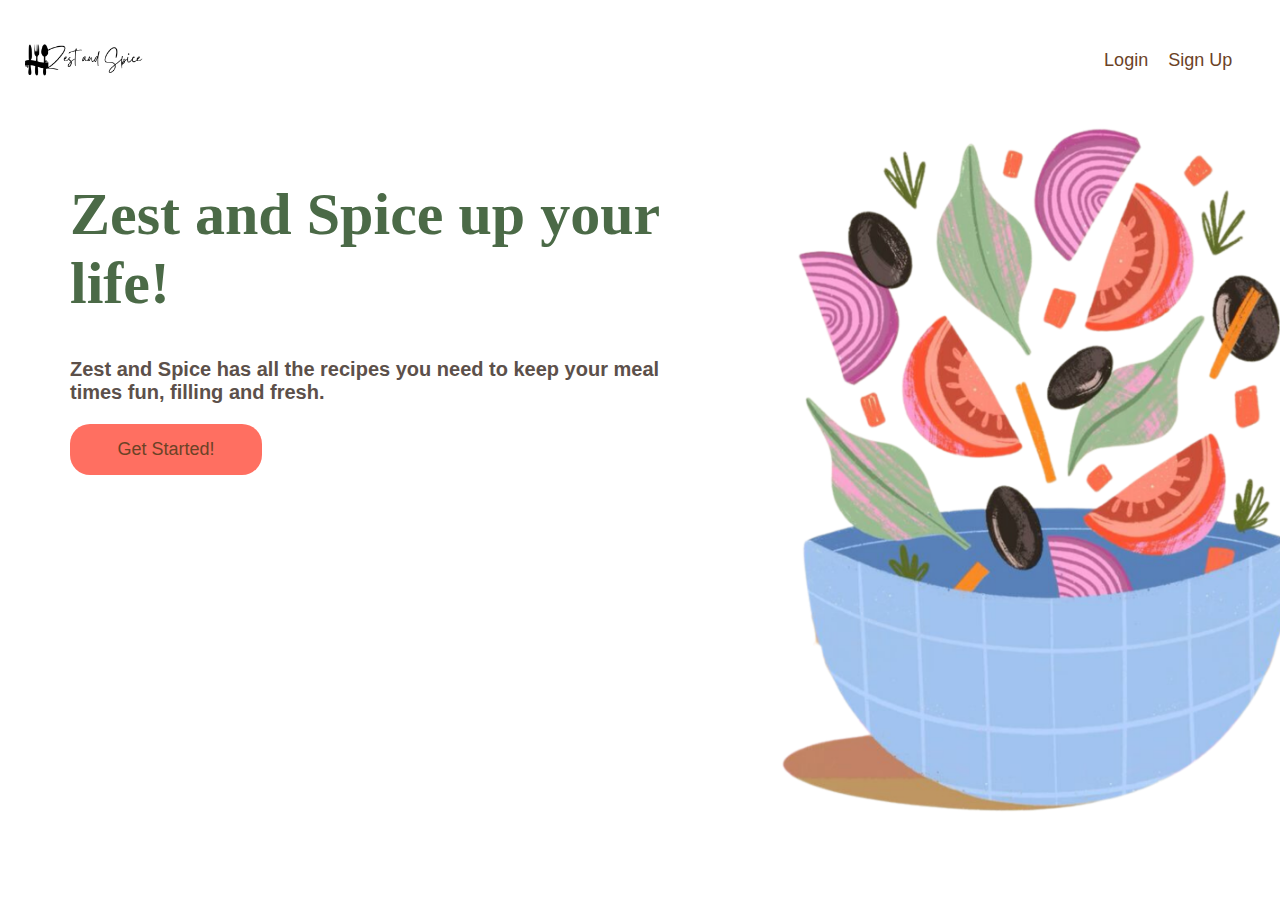
<file: index.html>
<!DOCTYPE html>
<html lang="en">
<head>
    <meta charset="UTF-8">
    <meta name="viewport" content="width=device-width, initial-scale=1.0">
    <title>Landing Page</title>
    <link rel="stylesheet" href="index.css">
</head>

<body>
    <div class="header">
        <img src="zestandspiceblack.png" alt="Recipe website Logo" class="logo">

        <div class="auth-links">
            <a href="login.html" class="link">Login</a>
            <a href="signup.html" class="link">Sign Up</a>
        </div>

        
    </div>

    <div class="content">
        <div class="pageheader">
            <h1>Zest and Spice up your life!</h1>
            <h3>Zest and Spice has all the recipes you need to keep your meal times fun, filling and fresh. </h3>
            <a href="recipe_feed.html">
                <button type="button" class="button">Get Started!</button>
            </a>            
        </div>
    </div>
</body>
</html>
</file>
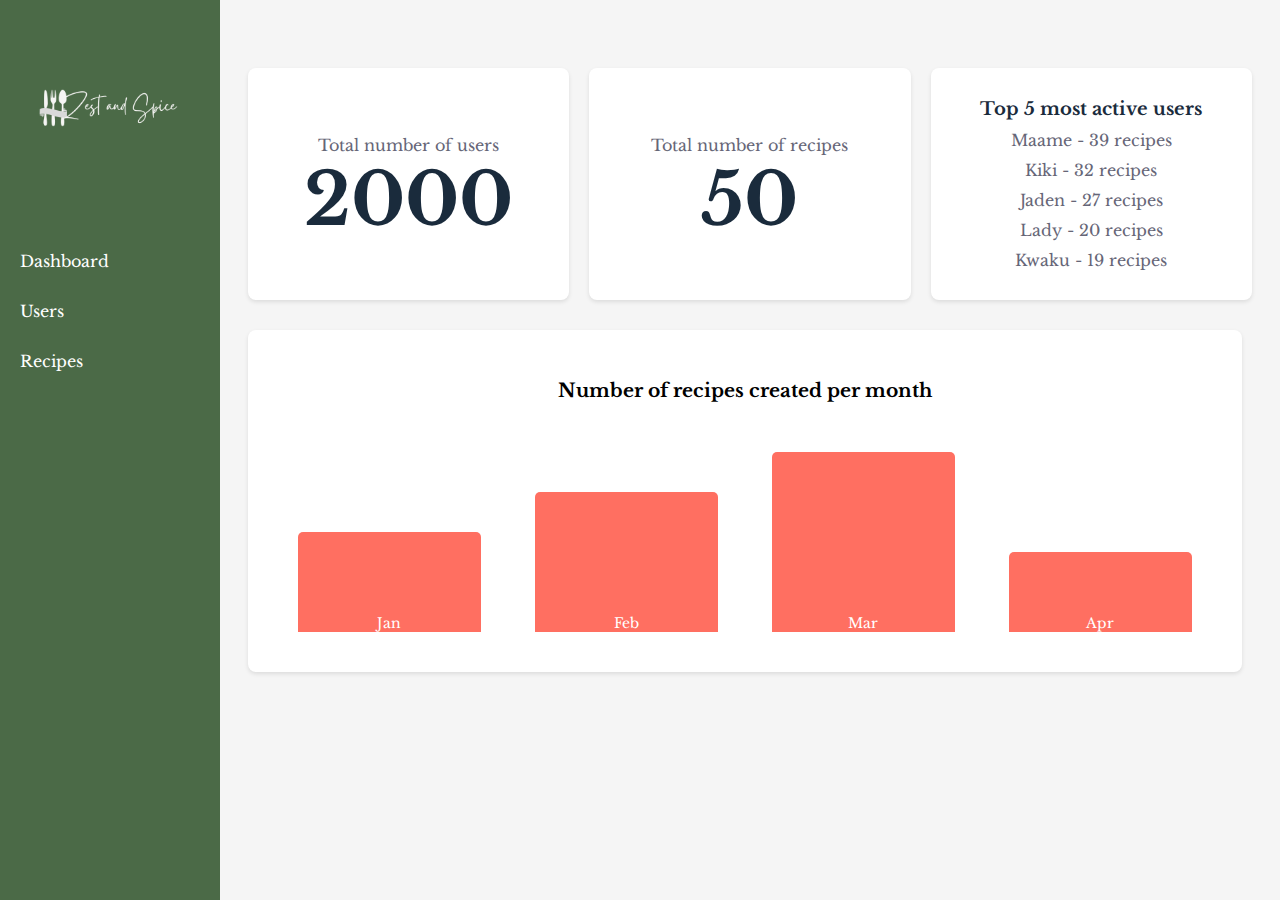
<file: dashboard.html>
<!DOCTYPE html>
<html>
<head>
    <meta charset = "UTF-8" />
    <title> Admin Dashboard </title>
    <link rel = "stylesheet" href = "dashboard.css">
</head>
<body>
    <div class = "container">
        <div class = "sidebar">
            <header>
                <img src = "zestandspicewhite.png" alt = "logo" class = "logo">
            </header>
            <ul>
                <li><a href = "dashboard.html"> Dashboard </a></li>
                <li><a href = "user.html"> Users </a></li>
                <li><a href = "recipe.html"> Recipes </a></li>
            </ul>
        </div>

        <div class = "main">
            <div class = "box">
                <div class = "sub-box">
                    <h3> Total number of users </h3>
                    <h2> 2000 </h2>
                </div>
                <div class = "sub-box">
                    <h3> Total number of recipes </h3>
                    <h2> 50 </h2>
                </div>

                <div class = "user-box">
                    <h3> Top 5 most active users </h3>
                    <p> Maame - 39 recipes </p>
                    <p> Kiki - 32 recipes </p>
                    <p> Jaden - 27 recipes </p>
                    <p> Lady - 20 recipes </p>
                    <p> Kwaku - 19 recipes </p>
                </div>
            </div>

            <div class = "chart-box">
                <h3 class = "chart-title"> Number of recipes created per month </h3>
                <div class = "chart">
                    <div class = "bar" style = "height: 50%;"> Jan </div>
                    <div class = "bar" style = "height: 70%;"> Feb </div>
                    <div class = "bar" style = "height: 90%;"> Mar </div>
                    <div class = "bar" style = "height: 40%;"> Apr </div>
                </div>
            </div>

        </div>
    </div>
</body>
</html>
</file>
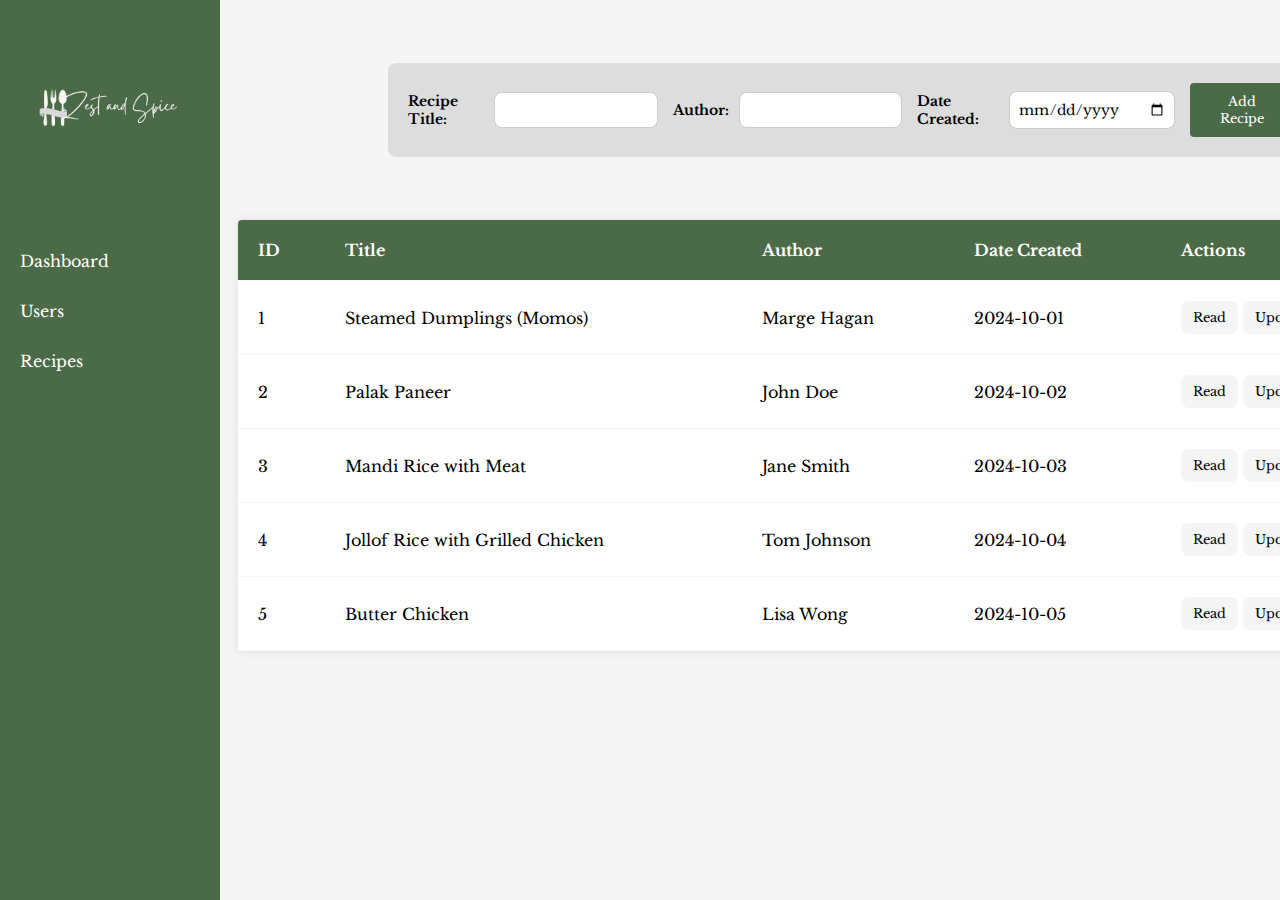
<file: recipe.html>
<!DOCTYPE html>
<html>
<head>
    <meta charset = "UTF-8" />
    <title> Recipe Management </title>
    <link rel = "stylesheet" href = "user.css">
</head>
<body> 

    <div class = "container">
        <div class = "sidebar">

            <header>
                <img src = "zestandspicewhite.png" alt = "logo" class = "logo">
            </header>

            <ul>
                <li><a href = "dashboard.html"> Dashboard </a></li>
                <li><a href = "user.html"> Users </a></li>
                <li><a href = "recipe.html"> Recipes </a></li>
            </ul>
        </div>

        <div class="form-container">
            <form id="recipe-form">
                <label for = "title"> Recipe Title: </label>
                <input type = "text" id = "title" required>
                
                <label for = "author"> Author: </label>
                <input type = "text" id = "author" required>
                
                <label for = "date"> Date Created: </label>
                <input type = "date" id = "date" required>
                
                <button type = "submit"> Add Recipe </button>
            </form>
        </div>
        
    
        <table style = "width: 100%"> 
            <thead>
                <tr class = "table-header">
                    <th> ID </th>
                    <th> Title </th>
                    <th> Author </th>
                    <th> Date Created </th>
                    <th> Actions </th>
                </tr>
            </thead>
            
            <tbody class = "recipe-info">
                <tr>
                    <td> 1 </td>
                    <td> Steamed Dumplings (Momos) </td>
                    <td> Marge Hagan </td>
                    <td> 2024-10-01 </td>
                    <td> 
                        <button> Read </button>
                        <button> Update </button>
                        <button> Delete </button>
                    </td>
                </tr>
                <tr>
                    <td> 2 </td>
                    <td> Palak Paneer </td>
                    <td> John Doe </td>
                    <td> 2024-10-02 </td>
                    <td> 
                        <button> Read </button>
                        <button> Update </button>
                        <button> Delete </button>
                    </td>
                </tr>
                <tr>
                    <td> 3 </td>
                    <td> Mandi Rice with Meat </td>
                    <td> Jane Smith </td>
                    <td> 2024-10-03 </td>
                    <td> 
                        <button> Read </button>
                        <button> Update </button>
                        <button> Delete </button>
                    </td>
                </tr>
                <tr>
                    <td> 4 </td>
                    <td> Jollof Rice with Grilled Chicken </td>
                    <td> Tom Johnson </td>
                    <td> 2024-10-04 </td>
                    <td> 
                        <button> Read </button>
                        <button> Update </button>
                        <button> Delete </button>
                    </td>
                </tr>
                <tr>
                    <td> 5 </td>
                    <td> Butter Chicken </td>
                    <td> Lisa Wong </td>
                    <td> 2024-10-05 </td>
                    <td> 
                        <button> Read </button>
                        <button> Update </button>
                        <button> Delete </button>
                    </td>
                </tr>
            </tbody>
            
         </table>
    </div>
</body>
</html>
</file>
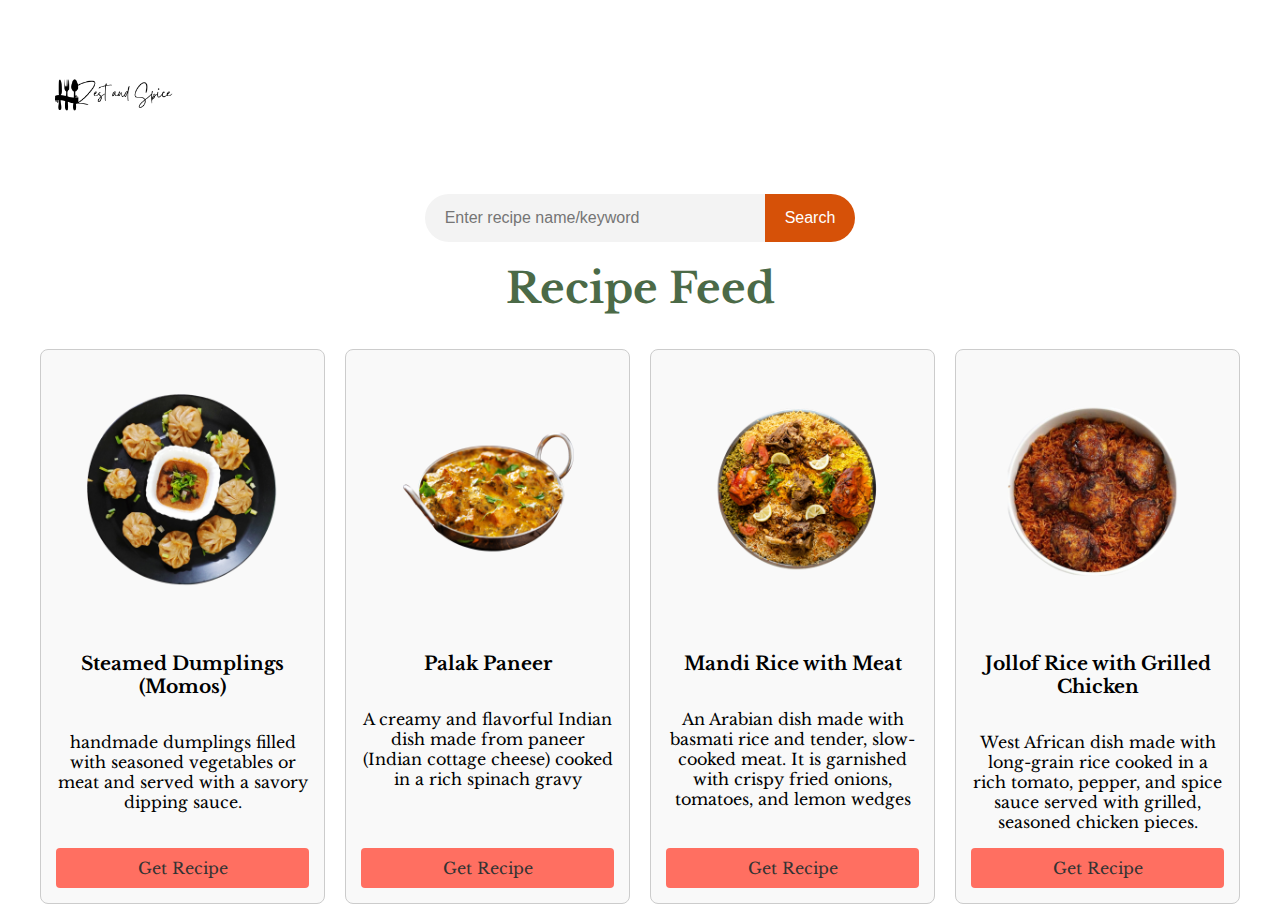
<file: recipe_feed.html>
<!DOCTYPE html>
<html lang="en">
<head>
    <meta charset="UTF-8">
    <meta name="viewport" content="width=device-width, initial-scale=1.0">
    <title>Recipe Page</title>
    <link rel="stylesheet" href="recipe_feed.css">
</head>
<body>

        <img src="zestandspiceblack.png" alt="Recipe website Logo" class="logo">
        
        <div class="search-bar">
            <input type="text" class="input" placeholder="Enter recipe name/keyword" id="name/keyword">
            <button type="submit" class="submit-button">Search</button>
        </div>
    
        <h2 class="recipe-header">Recipe Feed</h2>
    

        <div class="recipe-search-box">
            <div class="recipe-feed">
                <img src="food1.png" alt="Recipe 1">
                <h3>Steamed Dumplings (Momos)</h3>
                <p>handmade dumplings filled with seasoned vegetables or meat and served with a savory dipping sauce. </p>
                <a href="#" class="recipe-button">Get Recipe</a>
            </div>
    
            <div class="recipe-feed">
                <img src="food2.png" alt="Recipe 2">
                <h3>Palak Paneer</h3>
                <p>A creamy and flavorful Indian dish made from paneer (Indian cottage cheese) cooked in a rich spinach gravy</p>
                <a href="#" class="recipe-button">Get Recipe</a>
            </div>
    
            <div class="recipe-feed">
                <img src="food3.png" alt="Recipe 3">
                <h3>Mandi Rice with Meat</h3>
                <p>An Arabian dish made with basmati rice and tender, slow-cooked meat. It is garnished with crispy fried onions, tomatoes, and lemon wedges</p>
                <a href="#" class="recipe-button">Get Recipe</a>
            </div>

            <div class="recipe-feed">
                <img src="food4.png" alt="Recipe 3">
                <h3>Jollof Rice with Grilled Chicken</h3>
                <p>West African dish made with long-grain rice cooked in a rich tomato, pepper, and spice sauce served with grilled, seasoned chicken pieces.  </p>
                <a href="#" class="recipe-button">Get Recipe</a>
            </div>
        </div>
    

</body>
</html>
</file>
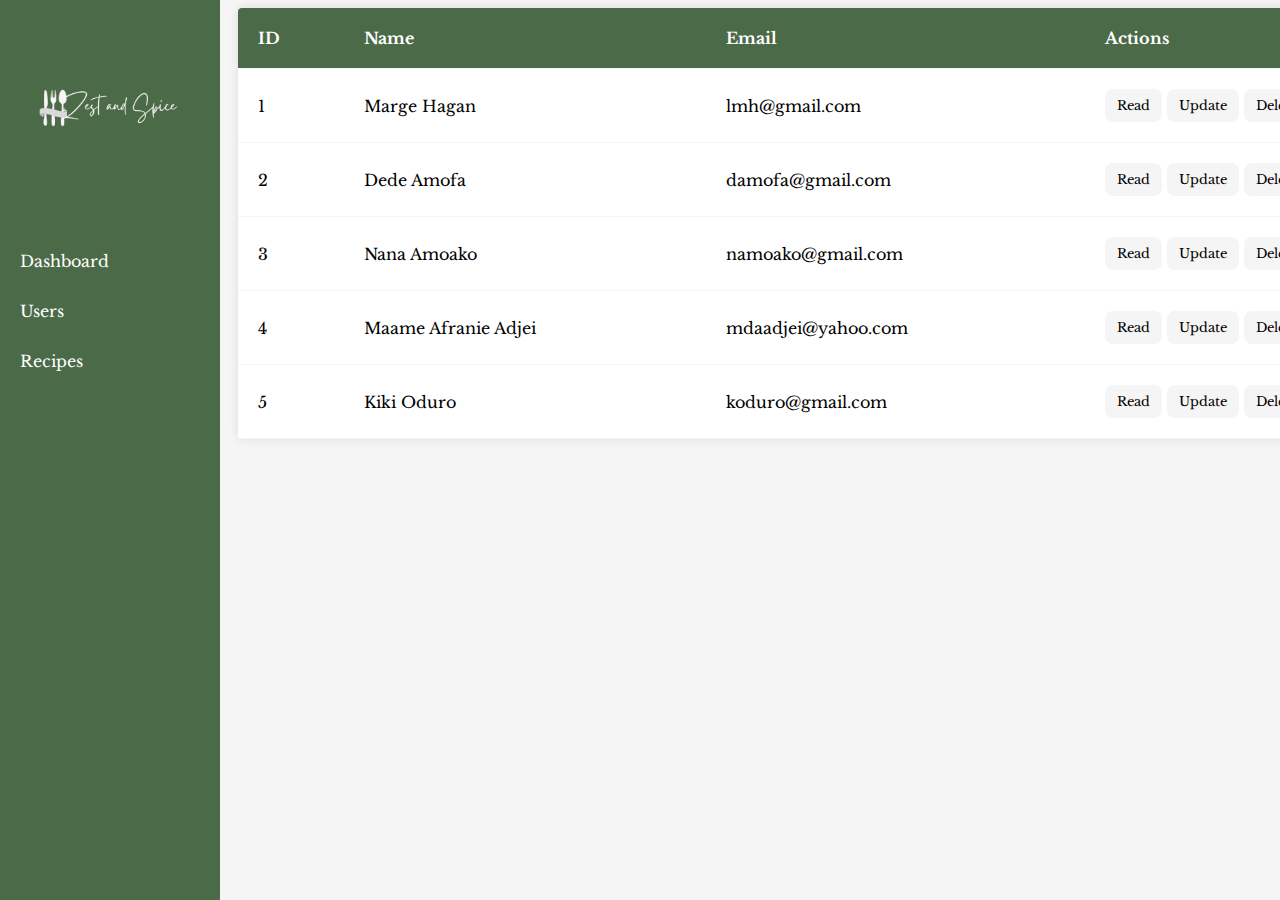
<file: user.html>
<!DOCTYPE html>
<html>
<head>
    <meta charset = "UTF-8" />
    <title> User Management </title>
    <link rel = "stylesheet" href = "user.css">
</head>
<body> 

    <div class="container">
        

        <div class = "sidebar">
            <header>
                <img src = "zestandspicewhite.png" alt = "logo" class = "logo">
            </header>
            <ul>
                <li><a href = "dashboard.html"> Dashboard </a></li>
                <li><a href = "user.html"> Users </a></li>
                <li><a href = "recipe.html"> Recipes </a></li>
            </ul>
        </div>
    
        <table style = "width: 100%"> 
            <thead>
                <tr class = "table-header">
                    <th> ID </th>
                    <th> Name </th>
                    <th> Email </th>
                    <th> Actions </th>
                </tr>
            </thead>
            
            <tbody class = "user-info">
                <tr>
                    <td> 1 </td>
                    <td> Marge Hagan </td>
                    <td> lmh@gmail.com </td>
                    <td> 
                        <button> Read </button>
                        <button> Update </button>
                        <button> Delete </button>
                    </td>
                </tr>
                <tr>
                    <td> 2 </td>
                    <td> Dede Amofa </td>
                    <td> damofa@gmail.com </td>
                    <td> 
                        <button> Read </button>
                        <button> Update </button>
                        <button> Delete </button>
                    </td>
                </tr>
                <tr>
                    <td> 3 </td>
                    <td> Nana Amoako </td>
                    <td> namoako@gmail.com </td>
                    <td> 
                        <button> Read </button>
                        <button> Update </button>
                        <button> Delete </button>
                    </td>
                </tr>
                <tr>
                    <td> 4 </td>
                    <td> Maame Afranie Adjei </td>
                    <td> mdaadjei@yahoo.com </td>
                    <td> 
                        <button> Read </button>
                        <button> Update </button>
                        <button> Delete </button>
                    </td>
                </tr>
                <tr>
                    <td> 5 </td>
                    <td> Kiki Oduro </td>
                    <td> koduro@gmail.com </td>
                    <td> 
                        <button> Read </button>
                        <button> Update </button>
                        <button> Delete </button>
                    </td>
                </tr>
            </tbody>
            
         </table>
    </div>
</body>
</html>
</file>
<file: index.css>
@import url('https://fonts.googleapis.com/css2?family=Libre+Baskerville:ital,wght@0,400;0,700;1,400&display=swap');
** {
    box-sizing: border-box;
}

body {
    margin: 0;
    padding: 0;
    background-size: cover; /* Ensure the image fits within the container */
    background-image: url("background.png");
    background-repeat: no-repeat; 
    background-color: white;
    height: 100vh;
    width: 100vw; 
}

.header {
    display: flex;
    justify-content: space-between;
    align-items: center; /* Ensures logo and links are vertically aligned */
    padding: 10px;
    font-family: "Libre Baskerville", sans-serif; 
    text-align: left;
    height: 100px; /* Add height to help with alignment */
}

.logo {
    width: 150px;
    height: auto;
}

.auth-links {
    display: flex;
    gap: 20px;
    font-family: 'Montserrat', sans-serif;
    font-size: 18px;
    padding-right: 3%;
    align-items: center; /* Ensures the login/signup links align vertically */
}

.link {
    text-decoration: none;
    color: #6B4226; 
}

.content {
    display: flex;
    flex-direction: column;
    align-items: flex-start; 
    padding: 20px;
    text-align: left; 
    width: 50%; 
    margin-left: 50px; 
}

h1 {
    font-size: 60px;
    font-style: bold;
    color: #4B6A47;
}

h3 {
    margin-left: 0;
    font-family: 'Montserrat', sans-serif; 
    padding-left: 0;
    font-size: 20px;
    color: #5C504A;
}

.button {
    width: 30%; 
    padding: 15px;
    background-color:#FF6F61;
    color: #6B4226; 
    border: none;
    border-radius: 20px;
    font-size: 18px;
}

.button:hover {
    background-color: #CC7A00; 
}
</file>
<file: dashboard.css>
@import url('https://fonts.googleapis.com/css2?family=Libre+Baskerville:ital,wght@0,400;0,700;1,400&display=swap');
@import url('https://fonts.googleapis.com/css2?family=Montserrat:ital,wght@0,100..900;1,100..900&display=swap');

*{
    font-family: "Libre Baskerville", sans-serif;
}
body{
    background: whitesmoke;
}

.sidebar {
    position: fixed;
    left: 0;
    top: 0;
    width: 220px; 
    height: 100%;
    background-color: #4B6A47; 
    color: whitesmoke;
    padding: 20px 0;
}

.sidebar header {
    text-align: center;
    padding-bottom: 20px;
}

.logo {
    width: 80%;
    height: auto;
}

.sidebar ul {
    list-style-type: none;
    padding: 0;
}

.sidebar ul li {
    padding: 15px 20px; 
    transition: .5s;
}

.sidebar ul li a {
    color: white;
    text-decoration: none;
    font-size: 16px;
}

ul li:hover a {
    padding-left : 10px; 
}

.main {
    margin-left: 220px; 
    padding: 20px;
    background-color: whitesmoke;
}

.box {
    display: flex;
    justify-content: space-between;
    gap: 20px;
    flex-wrap: nowrap; 
    padding-top: 20px;
    margin-bottom: 20px;
}

.sub-box {
    background-color: white;
    border-radius: 8px;
    padding: 30px;
    width: 28%;
    box-shadow: 0 2px 4px rgba(0,0,0,0.1);
    text-align: center;
    margin-top: 20px;
    display: flex; 
    flex-direction: column; 
    justify-content: center; 
    align-items: center; 
}

.user-box {
    background-color: white;
    border-radius: 8px;
    padding: 30px;
    width: 28%; 
    box-shadow: 0 2px 4px rgba(0,0,0,0.1);
    text-align: center;
    margin-top: 20px;
}
.sub-box h2 {
    font-size: 72px; 
    margin: 0;
    text-align: center;
    color: #1a2b3c;
}

.user-box h3 {
    font-size: 18px;
    margin: 0;
    color: #1a2b3c;
}

.sub-box h3, .user-box p {
    margin: 10px 0 0;
    color: #667;
    font-weight: normal;
    font-size: 16px;
}

.chart-box {
    margin-top: 30px;
    background-color: white;
    border-radius: 8px;
    padding: 30px;
    width: 93%; 
    box-shadow: 0 2px 4px rgba(0,0,0,0.1);
}

.chart-title {
    margin-bottom: 20px;
    text-align: center;
}

.chart {
    display: flex;
    justify-content: space-between;
    align-items: flex-end;
    height: 200px;
    padding: 10px;
    border-radius: 8px;
}

.bar {
    width: 20%;
    background-color: #FF6F61;
    text-align: center;
    color: white;
    display: flex;
    align-items: flex-end;
    justify-content: center;
    font-size: 14px;
    border-radius: 5px 5px 0 0;
    margin: 0 10px;
}

/* for tablets */
@media (max-width: 1024px) {
    .main {
        margin-left: 200px;
        padding: 20px;
    }

    .box {
        flex-wrap: wrap;
    }

    .sub-box, .user-box {
        width: 45%; /* Adjust the width for better layout on medium screens */
        margin-bottom: 20px;
    }

    .chart-box {
        width: 100%; /* Make the chart take up the entire width */
    }

    .bar {
        width: 18%; /* Reduce the width of each bar in the chart */
    }
}
</file>
<file: user.css>
@import url('https://fonts.googleapis.com/css2?family=Libre+Baskerville:ital,wght@0,400;0,700;1,400&display=swap');
@import url('https://fonts.googleapis.com/css2?family=Montserrat:ital,wght@0,100..900;1,100..900&display=swap');

*{
    font-family: "Libre Baskerville", sans-serif;
}

body {
    font-family: "Libre Baskerville", sans-serif; 
    background-color: whitesmoke;
}

.sidebar {
    position: fixed;
    left: 0;
    top: 0;
    width: 220px; 
    height: 100%;
    background-color: #4B6A47; 
    color: whitesmoke;
    padding: 20px 0;
}

.sidebar header {
    text-align: center;
    padding-bottom: 20px;
}

.logo {
    width: 80%;
    height: auto;
}

.sidebar ul {
    list-style-type: none;
    padding: 0;
}

.sidebar ul li {
    padding: 15px 20px; 
    transition: .5s;
}

.sidebar ul li a {
    color: white;
    text-decoration: none;
    font-size: 16px;
}

ul li:hover a {
    padding-left : 10px; 
}

.form-container {
    padding: 20px;
    width: 70%;
    margin-left: 380px; 
    background-color: #ddd;
    border-radius: 8px;
    overflow: hidden; 
    margin-top: 5%;
    margin-bottom: 5%;
}

.form-container form {
    display: flex;
    align-items: center;
    justify-content: space-between;
}

.form-container label {
    margin-right: 10px;
    font-weight: bold;
    font-size: 14px;
}

.form-container input {
    padding: 8px;
    font-size: 14px;
    border: 1px solid #ccc;
    border-radius: 8px;
    margin-right: 15px;
    width: 20%;
}

.form-container input[type="date"] {
    width: 180px;
}

.form-container button {
    background-color: #4B6A47;
    color: white;
    padding: 10px 20px;
    border: none;
    border-radius: 4px;
    cursor: pointer;
}

.form-container button:hover {
    background-color: #556b2f;
}


table {
    width: 75%; 
    margin-left: 230px; 
    border-collapse: collapse;
    background-color: white;
    box-shadow: 0 0 10px rgba(0, 0, 0, 0.1);
    border-radius: 4px;
    overflow: hidden; /* Ensures the corners are visible */
}


 th, td {
    padding: 20px;
    text-align: left;
    border-bottom: 1px solid whitesmoke;
} 

th {
    background-color: #4B6A47;
    color: white;
}

tr:hover {
    background-color: white;
}

button {
    padding: 8px 12px;
    background-color: whitesmoke;
    font-size: small;
    border: none;
    cursor: pointer;
    border-radius: 8px;
}

/* for tablets */
@media (max-width: 1024px) {
    .main {
        margin-left: 200px;
        padding: 20px;
    }

    .box {
        flex-wrap: wrap;
    }

    .sub-box, .user-box {
        width: 45%; /* Adjust the width for better layout on medium screens */
        margin-bottom: 20px;
    }

    .chart-box {
        width: 100%; /* Make the chart take up the entire width */
    }

    .bar {
        width: 18%; /* Reduce the width of each bar in the chart */
    }
}
</file>
<file: recipe_feed.css>
@import url('https://fonts.googleapis.com/css2?family=Libre+Baskerville:ital,wght@0,400;0,700;1,400&display=swap');

** {
    box-sizing: border-box;
}

body {
    max-width: 1200px;
    margin: 0 auto;
    padding: 20px;
    font-family: "Libre Baskerville", sans-serif; 
    background-color: white;
}

h2{
    color:#4B6A47;
}

.logo {
    width: 150px;
    height: auto;
}

.search-bar {
    display: flex;
    justify-content: center;
    align-items: center;
    margin-top: 20px;
}

.submit-button {
    padding: 15px 20px;
    border: none;
    background-color: #d65108; 
    color: white;
    font-size: 1rem;
    cursor: pointer;
    border-radius: 0 30px 30px 0; 
    display: flex;
    align-items: center;
    justify-content: center;
}

.recipe-header {
    text-align: center;
    margin-top: 20px; 
    font-size: 42px;
}

.recipe-search-box {
    display: grid;
    grid-template-columns: repeat(auto-fill, minmax(250px, 1fr)); 
    gap: 20px;
    margin-top: 20px; 
}

.recipe-feed {
    text-align: center;
    border: 1px solid #ccc;
    padding: 15px;
    border-radius: 8px;
    background-color: #f9f9f9;
    display: flex; 
    flex-direction: column; 
    justify-content: space-between; 
}

.recipe-feed img {
    width: 100%;
    height: auto;
    border-radius: 8px;
    margin-bottom: 15px; 
}

.recipe-button {
    padding: 10px 15px;
    font-size: 16px;
    margin-top: auto; 
    background-color: #FF6F61;
    color: #333;
    border: none;
    border-radius: 4px;
    text-decoration: none;
}

.recipe-button:hover {
    background-color: whitesmoke;
}


.recipe-button:hover {
    background-color: whitesmoke;
}

.input {
    padding: 15px 20px;
    font-size: 16px;
    border: none;
    border-radius: 30px 0 0 30px; 
    outline: none;
    width: 300px;
    background-color: #f3f3f3;
}

.submit-button:hover {
    background-color: whitesmoke;
}
</file>
